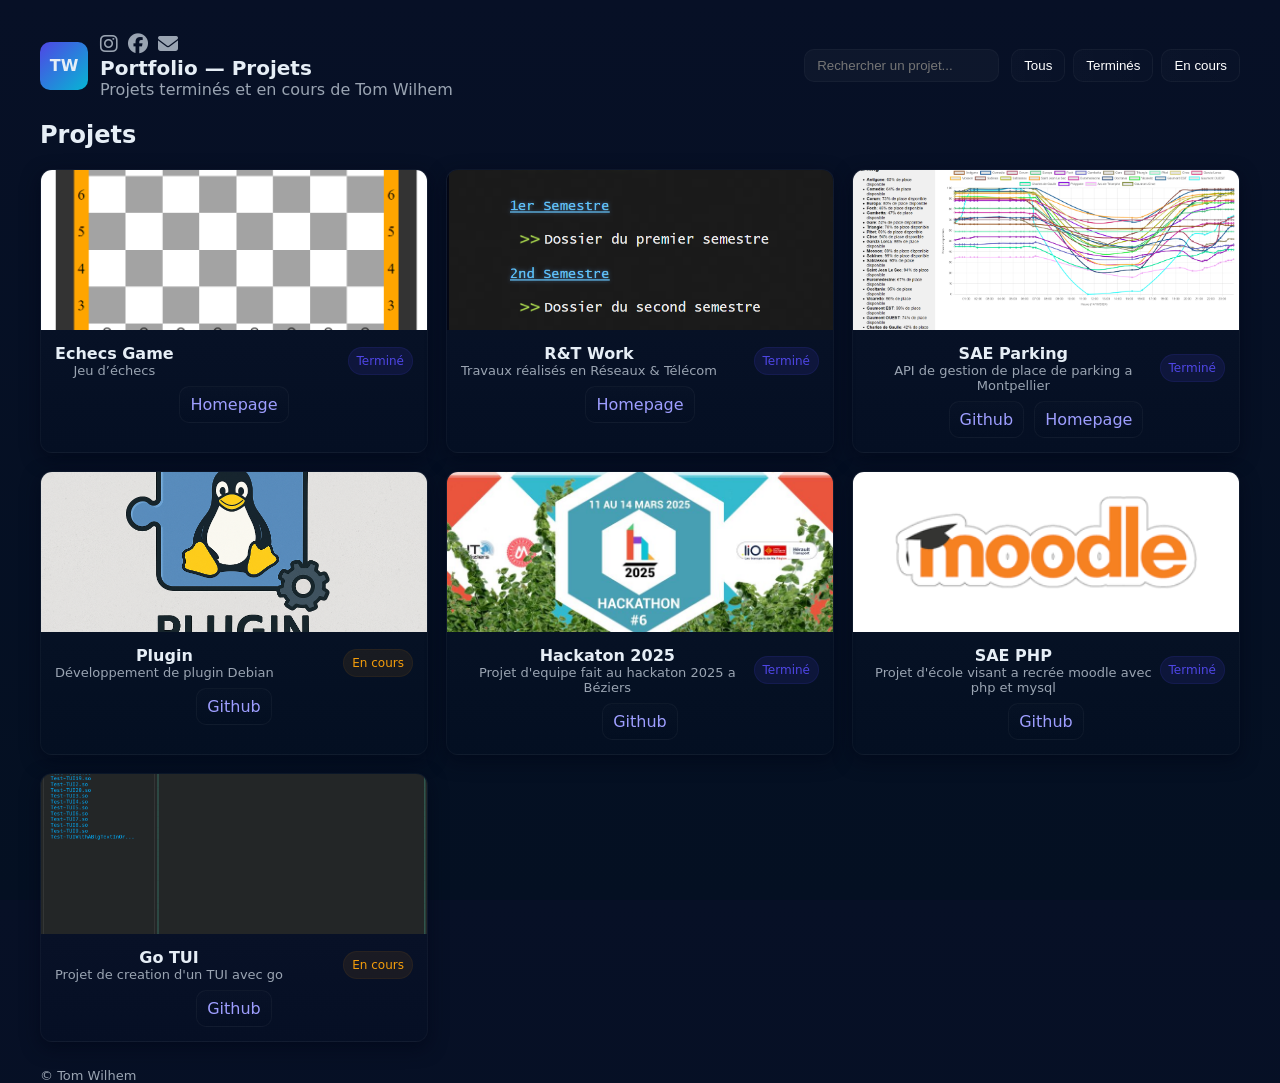
<file: index.html>
<!doctype html>
<html lang="fr">
<head>
  <meta charset="utf-8" />
  <meta name="viewport" content="width=device-width,initial-scale=1" />
  <title>Portfolio — Projets</title>
  <meta name="description" content="Présentation de projets finis et en cours — responsive pour mobile et PC" />
  <link rel="stylesheet" href="https://cdnjs.cloudflare.com/ajax/libs/font-awesome/6.5.0/css/all.min.css" />
  <link rel="stylesheet" href="./Presentation/effect.css" type="text/css">


</head>
<body>
  <div class="container">
    <header>
      <div class="logo">
        <div class="hex">TW</div>
        <div>
          <div class="social-icons">
            <a href="https://www.instagram.com/w.tommy_05/" target="_blank"><i class="fab fa-instagram"></i></a>
            <a href="#" target="_blank"><i class="fab fa-facebook"></i></a>
            <a href="#"><i class="fas fa-envelope"></i></a>
          </div>
          <h1>Portfolio — Projets</h1>
          <p class="lead">Projets terminés et en cours de Tom Wilhem</p>
        </div>
      </div>
      <div class="controls">
        <input class="search" id="search" placeholder="Rechercher un projet..." />
        <div class="toggle">
          <button class="btn" data-filter="all">Tous</button>
          <button class="btn" data-filter="finished">Terminés</button>
          <button class="btn" data-filter="ongoing">En cours</button>
        </div>
      </div>
    </header>

    <h2>Projets</h2>
    <main>
      <section id="projects" class="grid">
      </section>

      <div class="modal" id="modal">
        <div class="box"><img id="modal-img" alt="Aperçu du projet" /></div>
      </div>
    </main>

    <footer>
      <div>© Tom Wilhem</div>
    </footer>
  </div>

  <script>
    const grid = document.getElementById('projects');
    const buttons = document.querySelectorAll('[data-filter]');
    const search = document.getElementById('search');
    const modal = document.getElementById('modal');
    const modalImg = document.getElementById('modal-img');

    // Fonction pour créer un article
    function createArticle(projet) {
      const article = document.createElement('article');
      article.className = 'card';
      article.dataset.status = projet.status;
      article.dataset.title = projet.title;

      let actions = '';
      if (projet.Github !== "") {
        actions += `<a class="link-btn" href="${projet.Github}" target="_blank">Github</a>`;
      }
      if (projet.homepage !== "") {
        actions += `<a class="link-btn" href="${projet.homepage}" target="_blank">Homepage</a>`;
      }

      article.innerHTML = `
        <div class="media" style="background-image:url('${projet.background}')"></div>
        <div class="content">
          <div class="meta">
            <div>
              <div class="title">${projet.title}</div>
              <div class="desc">${projet.desc}</div>
            </div>
            <div class="status ${projet.status}">${projet.status === 'finished' ? 'Terminé' : 'En cours'}</div>
          </div>
          <div class="actions">
            ${actions}
          </div>
        </div>
      `;
      return article;
    }

    // Charger les projets depuis le fichier JSON
    fetch('./Presentation/Projets.json')
      .then(response => response.json())
      .then(data => {
        const cards = [];
        data.Projets.forEach(projet => {
          const article = createArticle(projet);
          grid.appendChild(article);
          cards.push(article);
        });

        // Filtrage
        function applyFilter(type){
          cards.forEach(c=>{
            const status = c.dataset.status;
            c.style.display = (type==='all' || status===type) ? 'flex' : 'none';
          });
        }
        buttons.forEach(b => b.addEventListener('click', ()=> applyFilter(b.dataset.filter)));

        // Recherche
        search.addEventListener('input', e=>{
          const q = e.target.value.toLowerCase();
          cards.forEach(c=>{
            const title = c.dataset.title.toLowerCase();
            const desc = c.querySelector('.desc')?.textContent.toLowerCase() || '';
            c.style.display = (title.includes(q) || desc.includes(q)) ? 'flex' : 'none';
          });
        });

        // Modal
        document.querySelectorAll('[data-open]').forEach(btn=>{
          btn.addEventListener('click', ()=>{
            modalImg.src = btn.dataset.open;
            modal.style.display='flex';
          });
        });
        modal.addEventListener('click', ()=>{ modal.style.display='none'; modalImg.src=''; });
        document.addEventListener('keydown', e=>{ if(e.key==='Escape') { modal.style.display='none'; modalImg.src='' } });
      })
      .catch(err => console.error('Erreur lors du chargement du JSON :', err));
    </script>
    
</body>
</html>
</file>
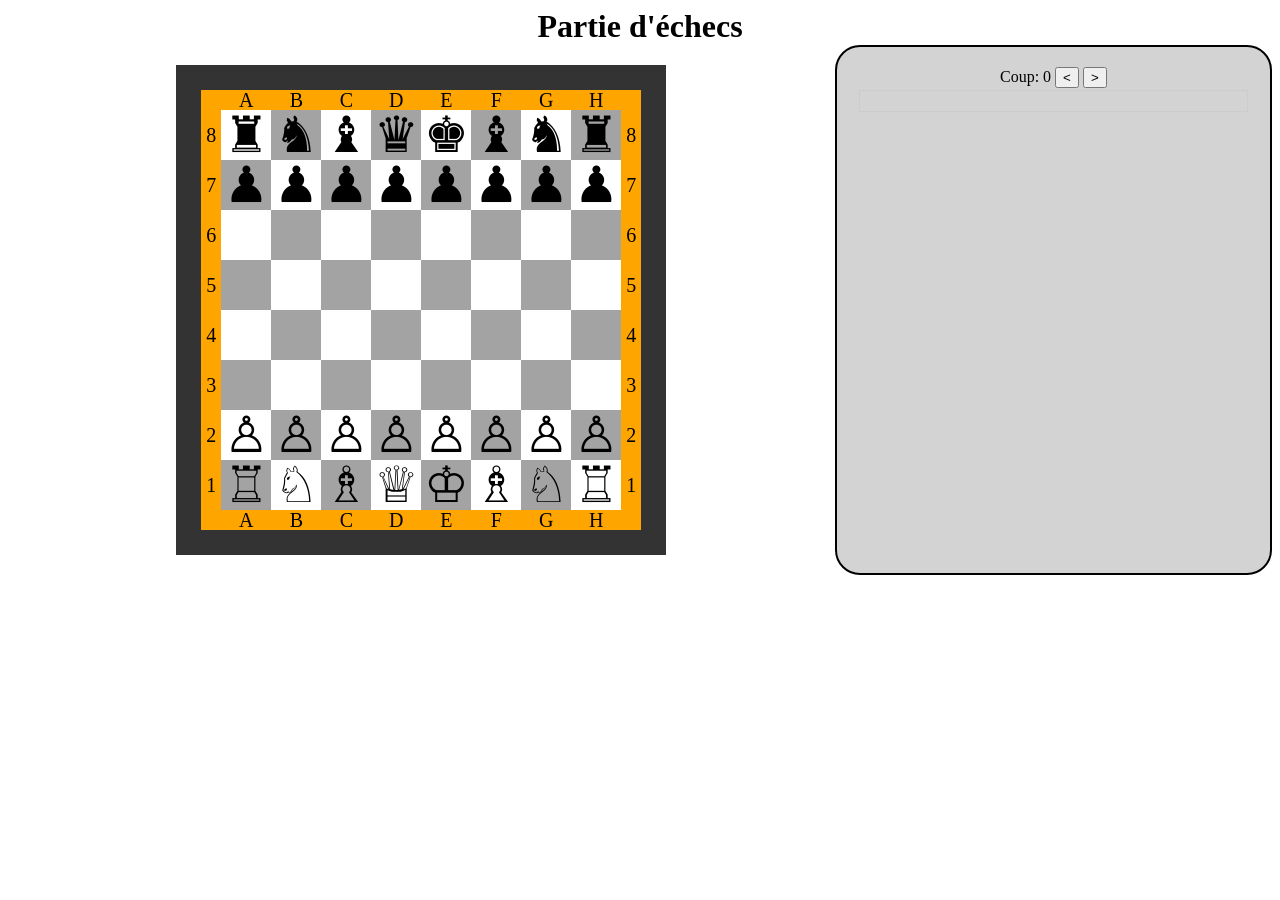
<file: Chess/echecs.html>
<!DOCTYPE html>
<html>
<head>
  <title>Echecs</title>
  <meta charset="utf-8"/>
  <link rel="stylesheet" type="text/css" href="echecs.css"/>
</head>
<body>
  <h1>Partie d'échecs</h1>
  <div class="container">
  <div class="left-column">
    <div id="echiquier" class="echiquier"></div>
    <div class="center">
      <div class="boutons" id="Cp">
        <div class="text-container">
          <B>Choisit la transformation:</B>
        </div>
        <div class="button-container">
          <button id="Tour"></button>
          <button id="Cavalier"></button>
          <button id="Fou"></button>
          <button id="Reine"></button>
        </div>
      </div>
    </div>
  </div>
    <div class="right-column">
      Coup: <span id="coup">0</span>
      <button id="prev" title="Coup précédent">&lt;</button>
      <button id="next" title="Coup suivant">&gt;</button>
      <p id="history"></p>
    </div>
  </div>
  <script src="echecs.js"></script>
</body>
</html>
</file>
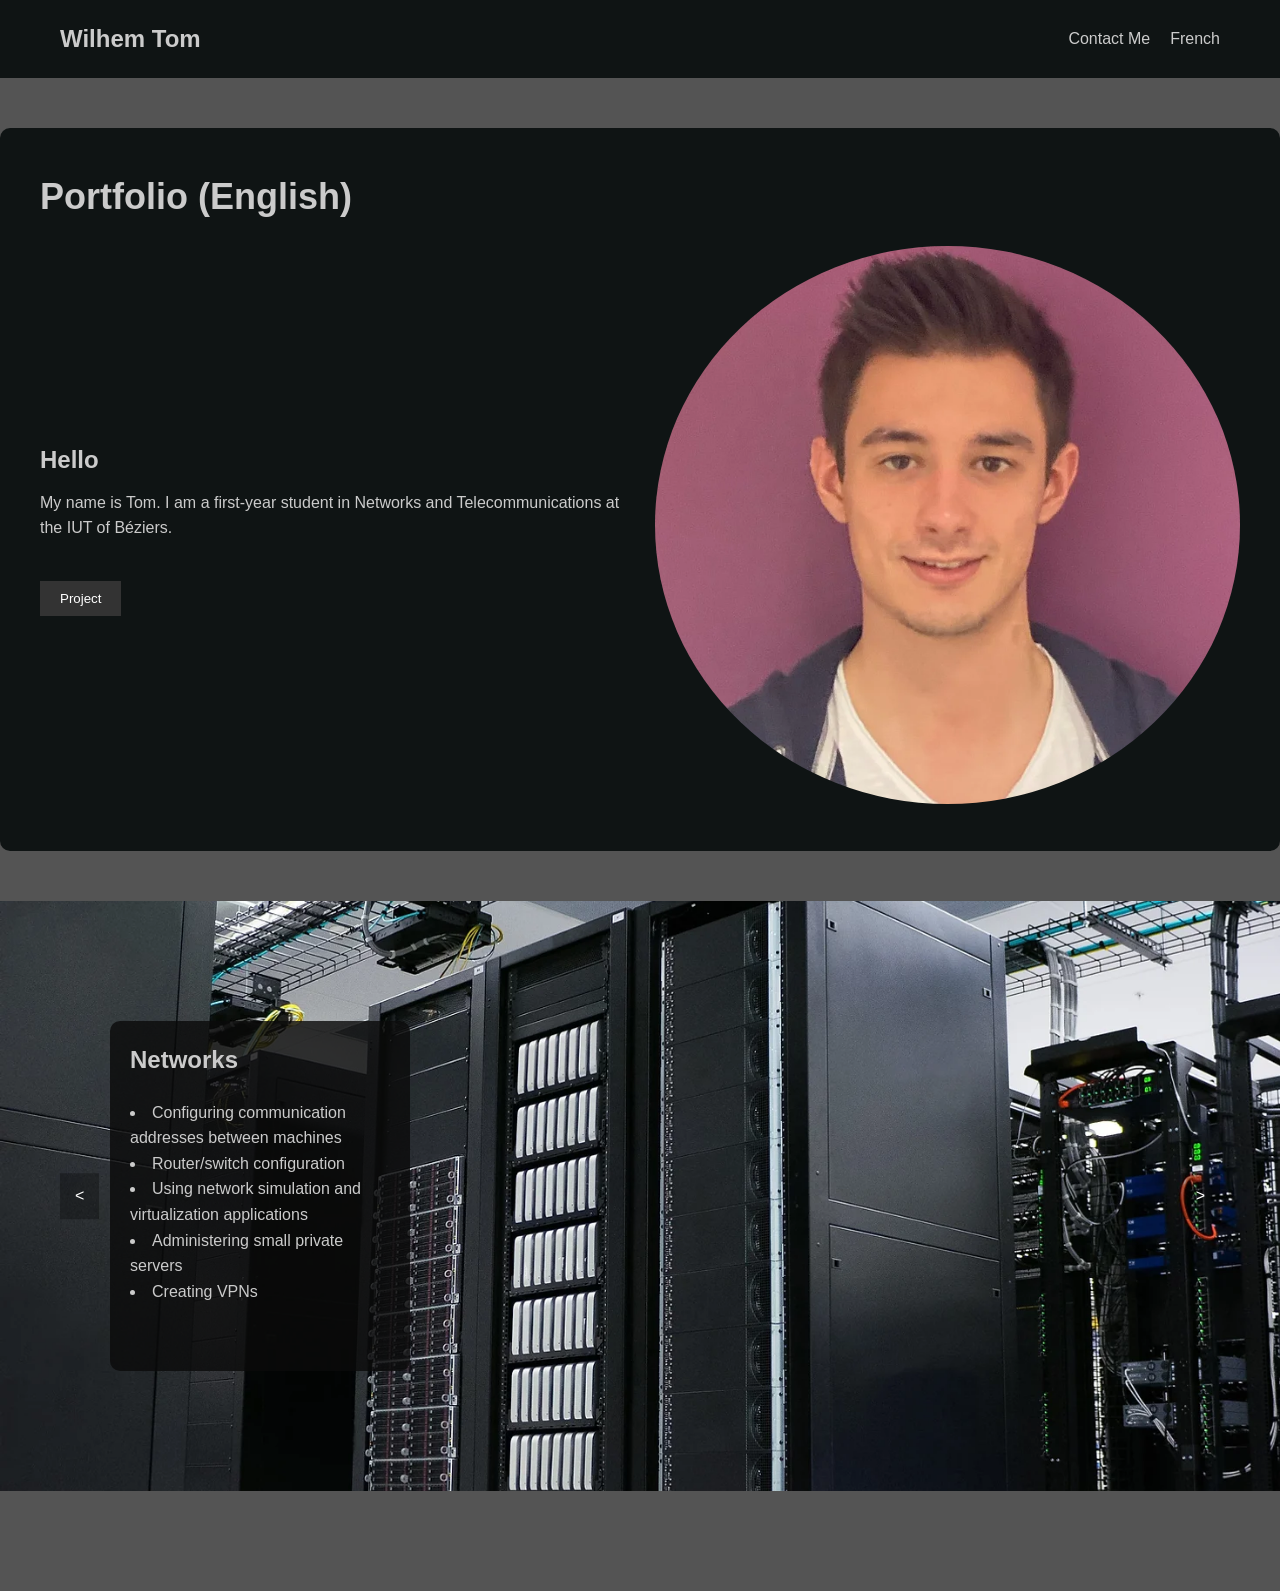
<file: Portfolio/English-index.html>
<!DOCTYPE html>
<html lang="en">
<head>
    <meta charset="UTF-8">
    <meta name="viewport" content="width=device-width, initial-scale=1.0">
    <title>Portfolio of Wilhem Tom</title>
    <link rel="stylesheet" href="./format.css">
</head>
<body>
    <header>
        <div class="container">
            <h1>Wilhem Tom</h1>
            <nav>
                <ul>
                    <li><a href="#">Contact Me</a></li>
                    <li><a href="./Français-index.html">French</a></li>
                </ul>
            </nav>
        </div>
    </header>
    <section class="intro">
        <div class="container">
            <h2>Portfolio (English)</h2>
            <div class="content">
                <div class="text">
                    <h3>Hello</h3>
                    <p>My name is Tom. I am a first-year student in Networks and Telecommunications at the IUT of Béziers.</p>
                    <ul class="social">
                        <li><a href="#"><i class="fab fa-linkedin-in"></i></a></li>
                        <li><a href="#"><i class="fab fa-twitter"></i></a></li>
                        <li><a href="#"><i class="fab fa-instagram"></i></a></li>
                    </ul>
                    <button onclick="window.location.href='../index.html'">Project</button>
                </div>
                <div class="image">
                    <img src="image/Photo.webp" alt="Photo of Wilhem Tom">
                </div>
            </div>
        </div>
    </section>
    <section class="skills">
        <div class="container">
            <div class="slider">
                <div class="navigation-arrows">
                    <div class="arrow" id="arrow L" role="button" aria-label="Previous Slide">&lt;</div>
                    <div class="arrow" id="arrow R" role="button" aria-label="Next Slide">&gt;</div>
                </div>
                <div class="slide active" id="Active">
                    <div class="text">
                        <h3>Networks</h3>
                        <ul>
                            <li>Configuring communication addresses between machines</li>
                            <li>Router/switch configuration</li>
                            <li>Using network simulation and virtualization applications</li>
                            <li>Administering small private servers</li>
                            <li>Creating VPNs</li>
                        </ul>
                    </div>
                </div>
                <div class="slide inactiveD" id="InactiveD">
                    <div class="text">
                        <h3>Programming</h3>
                        <ul>
                            <ul>Learning codes:
                                <li>HTML/CSS</li>
                                <li>Python</li>
                                <li>Assembly</li>
                                <li>Bash</li>
                                <li>JavaScript</li>
                                <li>PHP</li>
                                <li>C++ (Arduino)</li>
                            </ul>
                        </ul>
                    </div>
                </div>
                <div class="slide inactiveG" id="InactiveG">
                    <div class="text">
                        <h3>Languages</h3>
                        <ul>
                            <li>French (native language)</li>
                            <li>English (understanding documentation + medium-level oral communication)</li>
                            <li>Spanish (medium-level reading)</li>
                        </ul>
                    </div>
                </div>
            </div>
        </div>
    </section>
    <section class="Competence">
        <div class="container">

        </div>
    </section>
    <script src="./Action.js"></script>
</body>
</html>
</file>
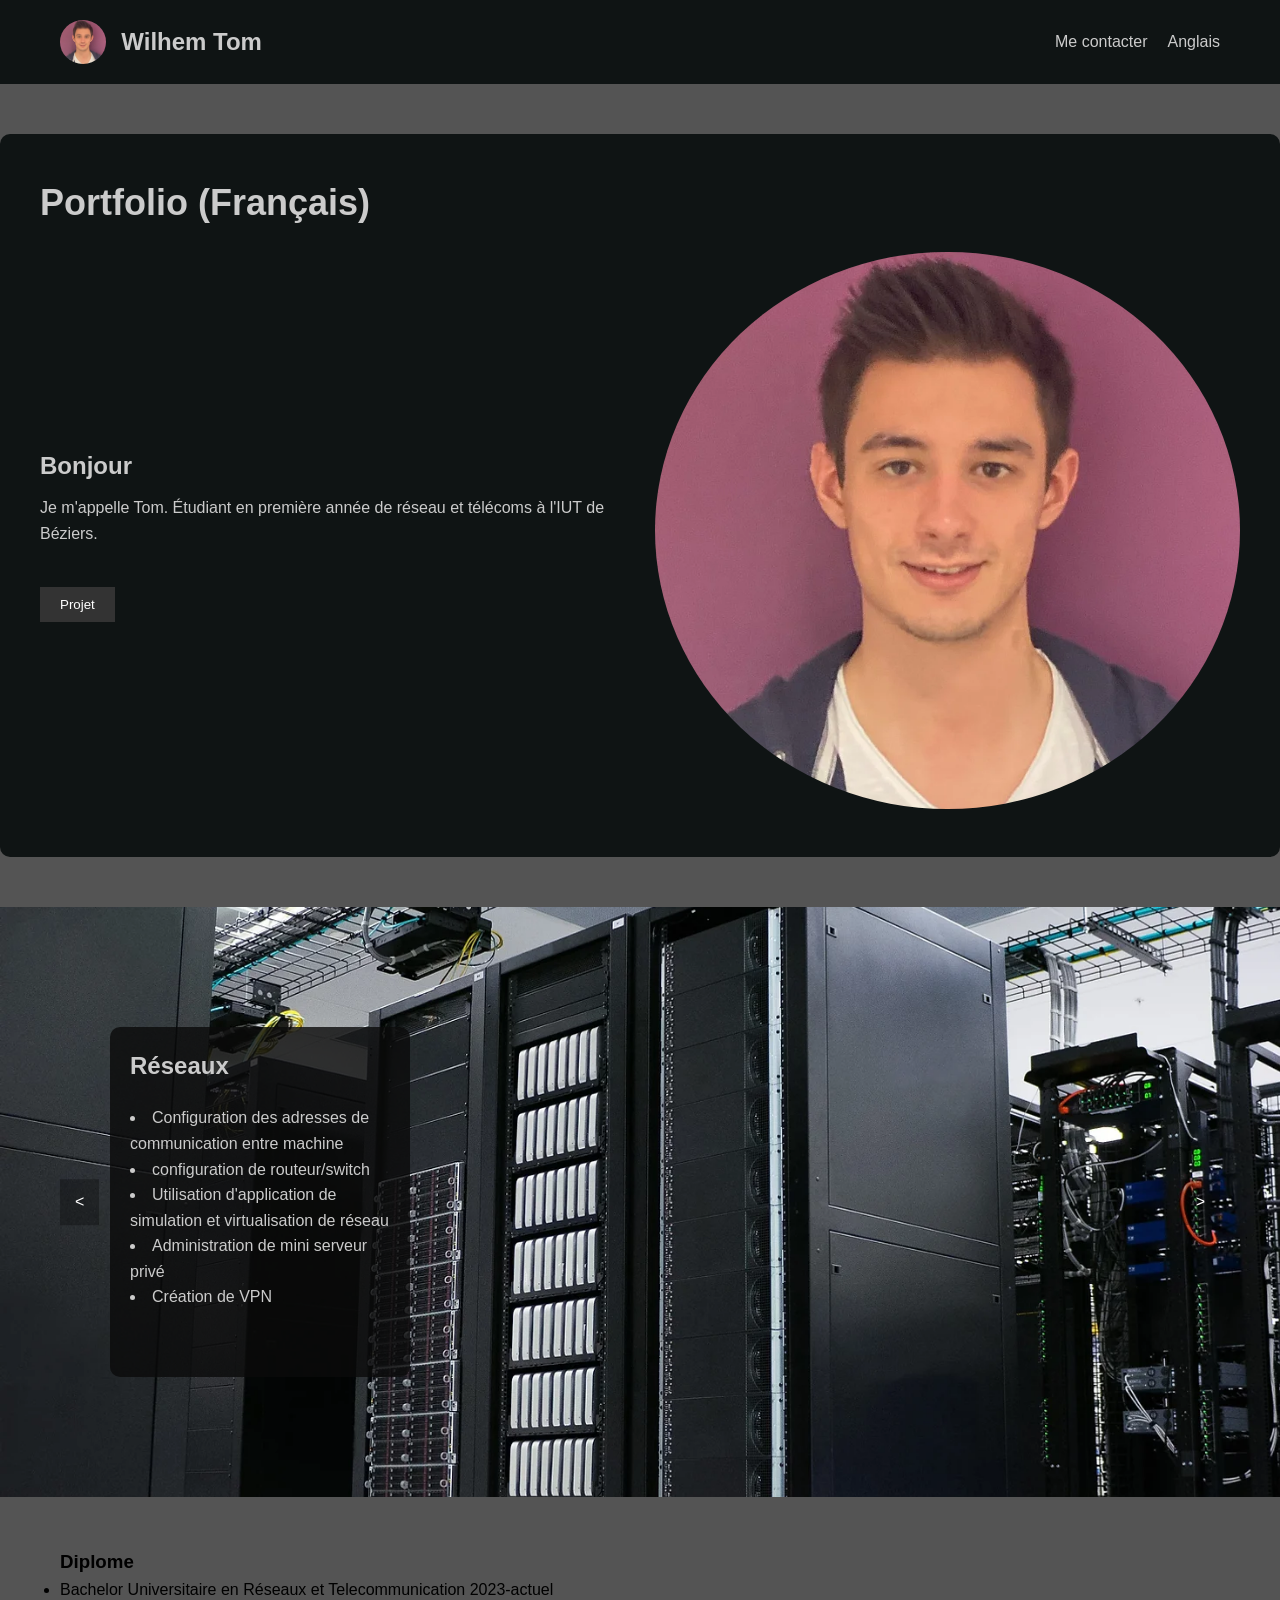
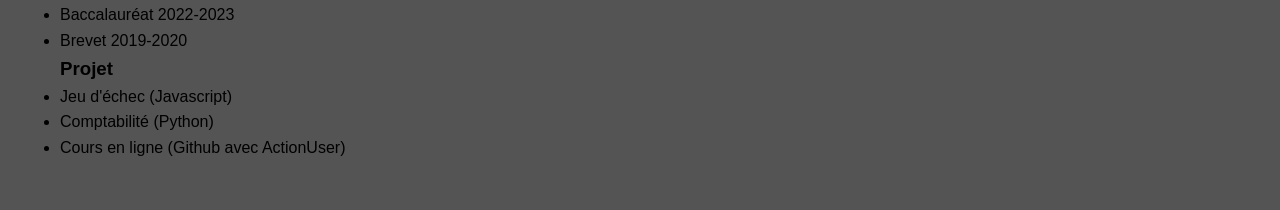
<file: Portfolio/Français-index.html>
<!DOCTYPE html>
<html lang="fr">
<head>
    <meta charset="UTF-8">
    <meta name="viewport" content="width=device-width, initial-scale=1.0">
    <title>Portfolio de Wilhem Tom</title>
    <link rel="stylesheet" href="./format.css">
    <script src="Action.js" defer></script>
</head>
<body>
    <header>
        <div class="container">
            <h1><img src="image/Photo.webp" alt="Photo de Wilhem Tom">Wilhem Tom</h1>
            <nav>
                <ul>
                    <li><a href="#">Me contacter</a></li>
                    <li><a href="./English-index.html">Anglais</a></li>
                </ul>
            </nav>
        </div>
    </header>
    <section class="intro">
        <div class="container">
            <h2>Portfolio (Français)</h2>
            <div class="content">
                <div class="text">
                    <h3>Bonjour</h3>
                    <p>Je m'appelle Tom. Étudiant en première année de réseau et télécoms à l'IUT de Béziers.</p>
                    <ul class="social">
                        <li><a href="#"><i class="fab fa-linkedin-in"></i></a></li>
                        <li><a href="#"><i class="fab fa-twitter"></i></a></li>
                        <li><a href="#"><i class="fab fa-instagram"></i></a></li>
                    </ul>
                    <button onclick="window.location.href='../Presentation/index.html'">Projet</button>
                </div>
                <div class="image">
                    <img src="image/Photo.webp" alt="Photo de Wilhem Tom">
                </div>
            </div>
        </div>
    </section>
    <section class="skills">
        <div class="container">
            <div class="slider">
                <div class="navigation-arrows">
                    <div class="arrow" id="arrow L" role="button" aria-label="Slide précédent">&lt;</div>
                    <div class="arrow" id="arrow R" role="button" aria-label="Slide suivant">&gt;</div>
                </div>
                <div class="slide active" id="Active">
                    <div class="text">
                        <h3>Réseaux</h3>
                        <ul>
                            <li>Configuration des adresses de communication entre machine</li>
                            <li>configuration de routeur/switch</li>
                            <li>Utilisation d'application de simulation et virtualisation de réseau</li>
                            <li>Administration de mini serveur privé</li>
                            <li>Création de VPN</li>
                        </ul>
                    </div>
                </div>
                <div class="slide inactiveD" id="InactiveD">
                    <div class="textA">
                        <h3>Programmation</h3>
                        <div class="skills-container">
                            <div class="skill-item">
                                <svg width="75" height="75" class="skill-circle">
                                    <circle cx="40" cy="40" r="30" fill="none" stroke="#e0e0e0" stroke-width="10"/>
                                    <circle cx="40" cy="40" r="30" fill="none" stroke="orange" stroke-width="10" stroke-dasharray="188.5" stroke-dashoffset="18.85"/>
                                    <text x="55%" y="55%" text-anchor="middle" dy=".3em" font-size="16">90%</text>
                                </svg>
                                <p>HTML/CSS</p>
                            </div>
                            <div class="skill-item">
                                <svg width="75" height="75" class="skill-circle">
                                    <circle cx="40" cy="40" r="30" fill="none" stroke="#e0e0e0" stroke-width="10"/>
                                    <circle cx="40" cy="40" r="30" fill="none" stroke="yellow" stroke-width="10" stroke-dasharray="188.5" stroke-dashoffset="66.575"/>
                                    <text x="55%" y="55%" text-anchor="middle" dy=".3em" font-size="16">65%</text>
                                </svg>
                                <p>Javascript</p>
                            </div>
                            <div class="skill-item">
                                <svg width="75" height="75" class="skill-circle">
                                    <circle cx="40" cy="40" r="30" fill="none" stroke="#e0e0e0" stroke-width="10"/>
                                    <circle cx="40" cy="40" r="30" fill="none" stroke="violet" stroke-width="10" stroke-dasharray="188.5" stroke-dashoffset="47.125"/>
                                    <text x="55%" y="55%" text-anchor="middle" dy=".3em" font-size="16">75%</text>
                                </svg>
                                <p>Python</p>
                            </div>
                            <div class="skill-item">
                                <svg width="75" height="75" class="skill-circle">
                                    <circle cx="40" cy="40" r="30" fill="none" stroke="#e0e0e0" stroke-width="10"/>
                                    <circle cx="40" cy="40" r="30" fill="none" stroke="grey" stroke-width="10" stroke-dasharray="188.5" stroke-dashoffset="94.25"/>
                                    <text x="55%" y="55%" text-anchor="middle" dy=".3em" font-size="16">50%</text>
                                </svg>
                                <p>Bash</p>
                            </div>
                            <div class="skill-item">
                                <svg width="75" height="75" class="skill-circle">
                                    <circle cx="40" cy="40" r="30" fill="none" stroke="#e0e0e0" stroke-width="10"/>
                                    <circle cx="40" cy="40" r="30" fill="none" stroke="#3498db" stroke-width="10" stroke-dasharray="188.5" stroke-dashoffset="94.25"/>
                                    <text x="55%" y="55%" text-anchor="middle" dy=".3em" font-size="16">50%</text>
                                </svg>
                                <p>PHP</p>
                            </div>
                            <div class="skill-item">
                                <svg width="75" height="75" class="skill-circle">
                                    <circle cx="40" cy="40" r="30" fill="none" stroke="#e0e0e0" stroke-width="10"/>
                                    <circle cx="40" cy="40" r="30" fill="none" stroke="Green" stroke-width="10" stroke-dasharray="188.5" stroke-dashoffset="113.1"/>
                                    <text x="55%" y="55%" text-anchor="middle" dy=".3em" font-size="16">40%</text>
                                </svg>
                                <p>C++ (arduino)</p>
                            </div>
                        </div>
                    </div>
                </div>
                <div class="slide inactiveG" id="InactiveG">
                    <div class="text">
                        <h3>Langue</h3>
                        <ul>
                            <li>Français (langue maternelle)</li>
                            <li>Anglais (compréhension de la documentation + échange oral de niveau moyen)</li>
                            <li>Espagnol (lecture de niveau moyen)</li>
                        </ul>
                    </div>
                </div>
            </div>
        </div>
    </section>
    <section class="Competence">
        <div class="container">
            <div class="tableur">
                <div class="Diplome">
                    <div class="text">
                        <h3>Diplome</h3>
                        <ul>
                            <li>Bachelor Universitaire en Réseaux et Telecommunication 2023-actuel</li>
                            <li>Baccalauréat 2022-2023</li>
                            <li>Brevet 2019-2020</li>
                        </ul>
                    </div>
                </div>
                <div class="Projet">
                    <div class="text">
                        <h3>Projet</h3>
                        <ul>
                            <li>Jeu d'échec (Javascript)</li>
                            <li>Comptabilité (Python)</li>
                            <li>Cours en ligne (Github avec ActionUser)</li>
                        </ul>
                    </div>
                </div>
            </div>
        </div>
    </section>
</body>
</file>
<file: Presentation/effect.css>
:root{
  --bg:#0f1724; --card:#0b1220; --muted:#9aa4b2; --accent:#4f46e5; --glass: rgba(255,255,255,0.03);
  --radius:12px; --gap:18px; --maxw:1200px;
  color-scheme: dark;
}
*{box-sizing:border-box}
html,body{height:100%}
body{
  margin:0; font-family:Inter, ui-sans-serif, system-ui, -apple-system, "Segoe UI", Roboto, "Helvetica Neue", Arial;
  background: linear-gradient(180deg,#071026 0%, #041022 100%); color:#e6eef6; -webkit-font-smoothing:antialiased;
  padding:32px; display:flex; justify-content:center; align-items:flex-start;
}
.container{width:100%; max-width:var(--maxw)}
header{
  display:flex; gap:16px; align-items:center; justify-content:space-between; margin-bottom:22px;
}
.logo{display:flex; gap:12px; align-items:center}
.logo .hex{width:48px;height:48px;background:linear-gradient(135deg,var(--accent),#06b6d4); border-radius:10px; display:grid;place-items:center;font-weight:700}
h1{font-size:20px;margin:0}
p.lead{margin:0;color:var(--muted)}
.controls{display:flex;gap:12px;align-items:center}
.search{padding:8px 12px;border-radius:10px;background:var(--glass);border:1px solid rgba(255,255,255,0.03);min-width:180px}
.toggle{display:flex;gap:8px;background:transparent}
.btn{padding:8px 12px;border-radius:10px;background:linear-gradient(90deg,rgba(255,255,255,0.02),rgba(255,255,255,0.01));border:1px solid rgba(255,255,255,0.04);cursor:pointer}
.grid{display:grid; grid-template-columns: repeat(3, 1fr); gap:var(--gap)}
.card{background:linear-gradient(180deg, rgba(255,255,255,0.02), rgba(0,0,0,0.02)); border-radius:var(--radius); overflow:hidden; border:1px solid rgba(255,255,255,0.03); box-shadow: 0 6px 18px rgba(2,6,23,0.6);
  display:flex; flex-direction:column; min-height:220px; text-align:center;}
.card .media{height:160px; background-size:cover; background-position:center; display:flex; align-items:center; justify-content:center; font-size:60px; color:white;}
.card .media i {font-size: 60px; color: white}
.card .content{padding:14px; display:flex;flex-direction:column;gap:8px}
.meta{display:flex;justify-content:space-between;align-items:center}
.title{font-weight:600}
.desc{color:var(--muted);font-size:13px}
.status{padding:6px 8px;border-radius:999px;font-size:12px}
.status.finished{background:rgba(79,70,229,0.12); color:var(--accent);border:1px solid rgba(79,70,229,0.12)}
.status.ongoing{background:rgba(245,158,11,0.08); color:#f59e0b; border:1px solid rgba(245,158,11,0.06)}
.card .actions{display:flex;gap:10px;margin-top:auto;justify-content:center}
.link-btn{display:inline-block;padding:8px 10px;border-radius:10px;text-decoration:none;border:1px solid rgba(255,255,255,0.04);background:linear-gradient(180deg,rgba(255,255,255,0.01),rgba(0,0,0,0.02));}
footer{margin-top:26px;color:var(--muted);font-size:13px;display:flex;justify-content:space-between;align-items:center}
.modal{position:fixed;inset:0;display:none;align-items:center;justify-content:center;background:rgba(0,0,0,0.6);z-index:60}
.modal .box{max-width:94%;max-height:90%;border-radius:12px;overflow:hidden}
.modal img{display:block;max-width:100%;max-height:100%}
.social-icons {display: flex;gap: 10px;font-size: 20px;}
.social-icons a {color: var(--muted);transition: color 0.2s;}
.social-icons a:hover {color: var(--accent);}
@media (max-width:1000px){ .grid{grid-template-columns:repeat(2,1fr)} }
@media (max-width:640px){ body{padding:18px} header{flex-direction:column;align-items:flex-start;gap:12px} .grid{grid-template-columns:1fr} .logo .hex{width:44px;height:44px} .controls {flex-direction: column;align-items: stretch;gap: 8px;width: 100%;} .controls .search {width: 100%;} .controls .toggle {justify-content: flex-start;}}
</file>
<file: Chess/echecs.css>
body{
  background-color:white;
}
h1,h2,.center{
  float:none;
  display:block;
  text-align:center;
  margin:auto;
}
p {
  margin:2px;
  padding:2px;
}
ol {padding:10px;}
.blue{color:blue;}

div {padding:0;margin:0;display:table-cell;text-align:center;vertical-align:middle;}
div.numeroH {float:left;width:50px;height:20px;font-size:20px;line-height:20px;background-color:orange;}
div.numeroV {float:left;width:20px;height:50px;font-size:20px;line-height:50px;background-color:orange;}
div.numeroHV {float:left;width:20px;height:20px;font-size:20px;line-height:20px;background-color:orange;}
div.echiquier > div.case {float:left;width:48px;height:48px;font-size:20px;line-height:20px;border:1px solid black;}
div.echiquier > div.blanc {float:left;width:50px;height:50px;font-size:50px;line-height:50px;background-color:white;}
div.echiquier > div.noir {float:left;width:50px;height:50px;font-size:50px;line-height:50px;background-color:#A3A3A3;}
div.echiquier > div.vert {float:left;width:50px;height:50px;font-size:50px;line-height:50px;background-color:#12e740;}
div.echiquier {width:440px;height:440px;display:block;margin:auto;border:25px solid #333;}

.boutons {margin-top: 20px;display: flex;flex-direction: column;justify-content: center;align-items: center;border-radius: 15px;background-color: white;padding: 7px;width: 270px;margin: auto;border: 2px solid black;display: none;}
.text-container {margin-bottom: 5px;}
.boutons button {font-size: 24px;width: 50px;height: 50px;border-radius: 25%;border: none;background-color: #A3A3A3;margin: 0 10px;}
.button-container {display: flex;justify-content: center;}

.container {display: flex;width: 100%;height: 100%;}
.left-column {flex: 2;padding: 20px;}
.right-column {flex: 1;background-color: lightgray;padding: 20px;border-radius: 25px;border: 2px solid black;}

#history {max-height: 440px;overflow-y: auto;border: 1px solid #ccc;padding: 10px;}
</file>
<file: Portfolio/format.css>
/* Réinitialisation et styles de base */
* {
    margin: 0;
    padding: 0;
    box-sizing: border-box;
}

body {
    font-family: Arial, sans-serif;
    line-height: 1.6;
    background-color: #545454;
}

.container {
    max-width: 1200px;
    margin: 0 auto;
    padding: 0 20px;
}

/* Header */
header {
    background-color: #0f1414;
    padding: 20px 0;
}

header .container {
    display: flex;
    justify-content: space-between;
    align-items: center;
}

header h1 {
    font-size: 24px;
    color: #cbcbcb;
    display: flex;
    align-items: center;
}

header h1 img {
    min-width: 40px;
    max-width: 5%;
    border-radius: 50%;
    margin-right: 15px;
    height: auto;
}

header nav ul {
    display: flex;
    list-style: none;
}

header nav ul li {
    margin-left: 20px;
}

header nav ul li a {
    text-decoration: none;
    color: #cbcbcb;
}

/* Section Intro */
.intro {
    padding: 50px 0;
}

.intro .content {
    display: flex;
    justify-content: space-between;
    align-items: center;
    background-color: #0f1414;
    max-width: 1200px;
    margin: 0 auto;
}

.intro .container {
    max-width: 1400px; 
    padding: 40px; 
    background-color: #0f1414;
    border-radius: 10px;
}

.intro .text {
    flex: 1;
    padding-right: 30px;
}

.intro .image {
    flex: 1;
}

.intro .image img {
    max-width: 100%;
    border-radius: 50%;
}

.intro h2 {
    font-size: 36px;
    margin-bottom: 20px;
    color: #cbcbcb;
}

.intro h3 {
    font-size: 24px;
    margin-bottom: 10px;
    color: #cbcbcb;
}

.intro p {
    margin-bottom: 20px;
    color: #cbcbcb;
}

.intro .social {
    display: flex;
    list-style: none;
    margin-bottom: 20px;
}

.intro .social li {
    margin-right: 10px;
}

.intro .social a {
    color: #333;
    font-size: 20px;
}

.intro button {
    padding: 10px 20px;
    background-color: #333;
    color: #fff;
    border: none;
    cursor: pointer;
}

/* Section Skills */
.skills {
    background-image: url('./image/Serveur.webp');
    background-size: cover;
    background-position: center;
    background-repeat: no-repeat;
    padding: 120px 0;
    overflow: hidden;
}

.navigation-arrows {
    position: absolute;
    top: 50%;
    width: 100%;
    display: flex;
    justify-content: space-between;
    transform: translateY(-50%);
    z-index: 10;
}

.arrow {
    color: white;
    padding: 10px 15px;
    cursor: pointer;
    user-select: none;
    transition: background-color 0.3s ease;
    background-color: rgba(0, 0, 0, 0.3);
}

.arrow:hover {
    background-color: rgba(0, 0, 0, 0.7);
}

.skills .slider {
    position: relative;
}

.slide {
    display: none;
}

.slide#Active {
    display: flex;
    justify-content: flex-start;
    align-items: center;
    padding: 0 50px;
}

.slide .text, .textA {
    width: 300px;
    height: 350px;
    background-color: rgba(10, 10, 10, 0.8);
    color: #cbcbcb;
    padding: 20px;
    border-radius: 10px;
}

.textA {
    width: 400px;
    overflow-y: auto;
}

.slide h3 {
    font-size: 24px;
    margin-bottom: 20px;
}

.slide ul {
    list-style-position: inside;
}

/* Section Competence */
.Competence {
    padding: 50px 0;
}

.skills-container {
    display: flex;
    flex-wrap: wrap;
    justify-content: flex-start;
    align-items: flex-start;
}

.skill-item {
    text-align: center;
    margin: 10px;
    width: calc(33.33% - 20px);
    box-sizing: border-box;
}

.skill-circle {
    display: block;
    margin: 0 auto;
}

.skill-circle circle:nth-child(2) {
    animation: circle-anim 2s ease-out forwards;
}

svg text {
    fill: white;
}

/* Responsive Design */
@media (max-width: 768px) {
    .intro .content,
    .slide.active {
        flex-direction: column;
    }

    .intro .text,
    .intro .image,
    .slide .text {
        width: 100%;
        height: 100%;
        padding: 20px;
        margin-bottom: 20px;
    }
}
</file>
